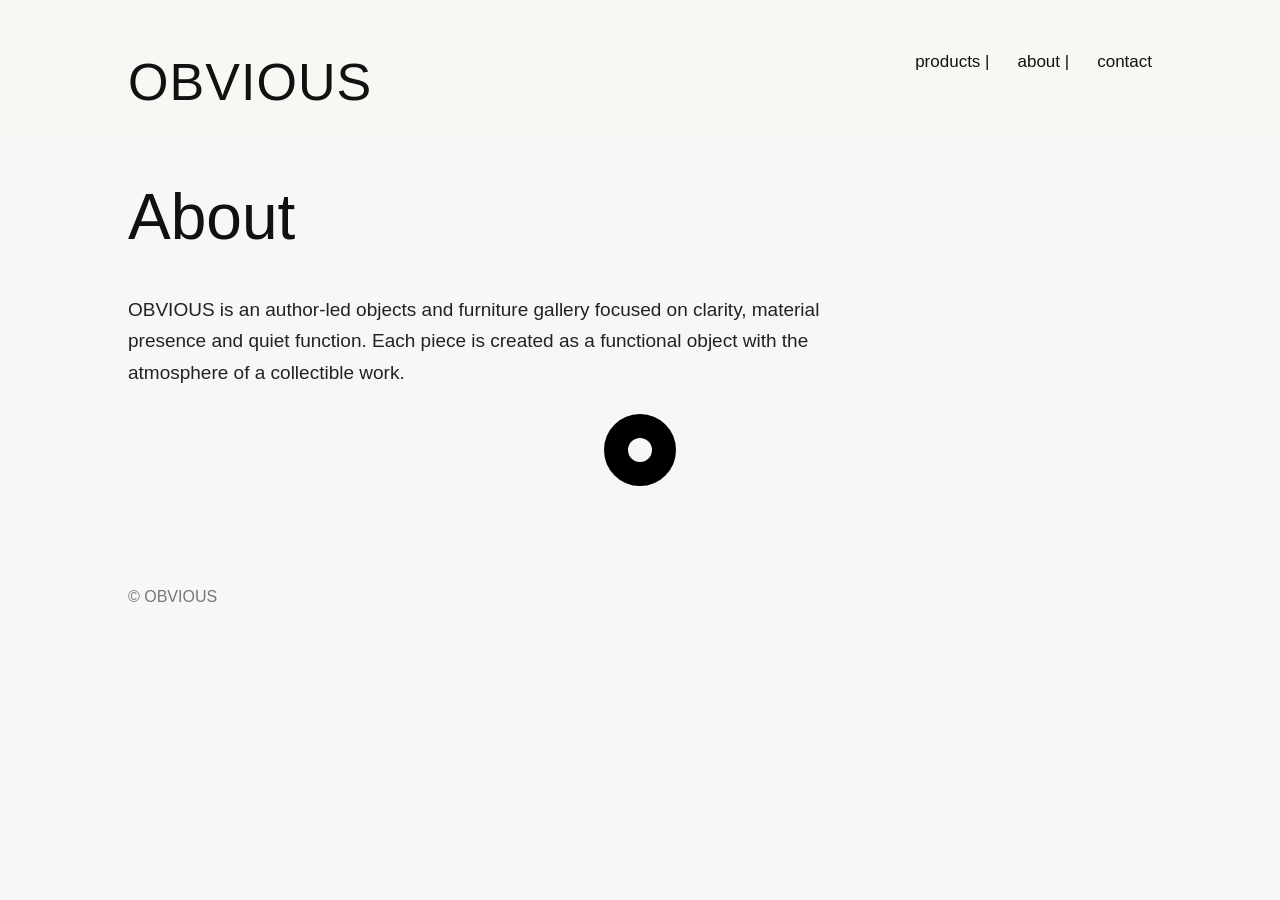
<file: about.html>
<!DOCTYPE html>
<html lang="en">
<head>
<meta charset="UTF-8">
<meta name="viewport" content="width=device-width, initial-scale=1.0">
<title>About — OBVIOUS</title>
<link rel="stylesheet" href="style.css">
</head>
<body>

<div class="cursor"></div>

<header>
  <a class="logo" href="index.html">OBVIOUS</a>
  <nav>
    <a href="index.html">products |</a>
    <a href="about.html">about |</a>
    <a href="contact.html">contact</a>
  </nav>
</header>

<main class="page">
  <h1>About</h1>
  <p>
    OBVIOUS is an author-led objects and furniture gallery focused on clarity,
    material presence and quiet function. Each piece is created as a functional
    object with the atmosphere of a collectible work.
  </p>
</main>

<footer>© OBVIOUS</footer>
<script src="script.js"></script>
</body>
</html>
</file>
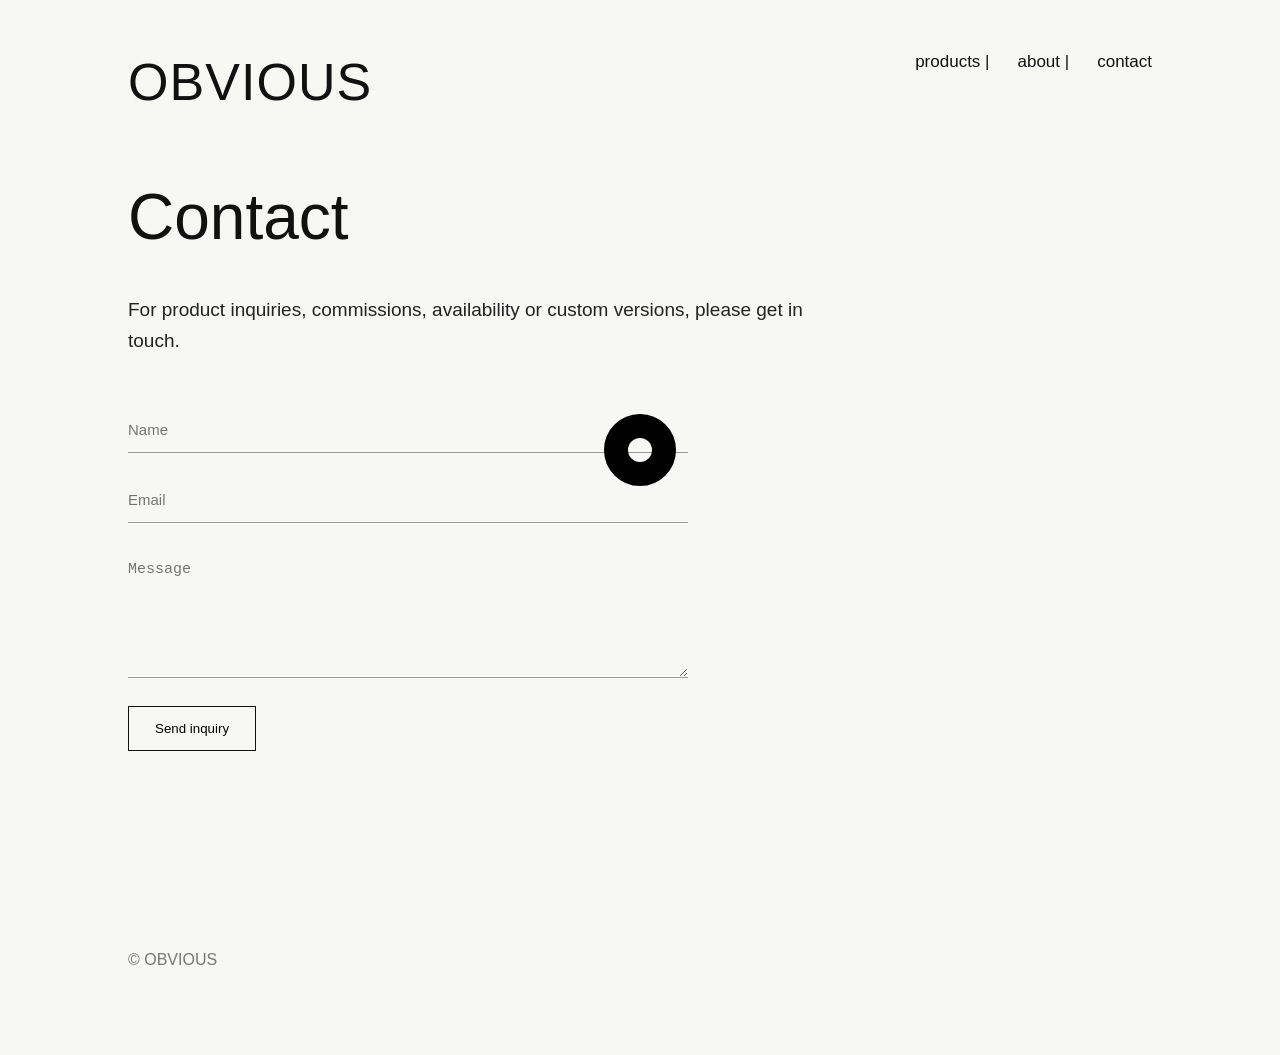
<file: contact.html>
<!DOCTYPE html>
<html lang="en">
<head>
<meta charset="UTF-8">
<meta name="viewport" content="width=device-width, initial-scale=1.0">
<title>Contact — OBVIOUS</title>
<link rel="stylesheet" href="style.css">
</head>
<body>

<div class="cursor"></div>

<header>
  <a class="logo" href="index.html">OBVIOUS</a>
  <nav>
    <a href="index.html">products |</a>
    <a href="about.html">about |</a>
    <a href="contact.html">contact</a>
  </nav>
</header>

<main class="page">
  <h1>Contact</h1>
  <p>
    For product inquiries, commissions, availability or custom versions,
    please get in touch.
  </p>

  <form action="mailto:mihkelmasso@gmail.com" method="post" enctype="text/plain">
    <input name="name" placeholder="Name">
    <input name="email" placeholder="Email">
    <textarea name="message" rows="6" placeholder="Message"></textarea>
    <button type="submit">Send inquiry</button>
  </form>
</main>

<footer>© OBVIOUS</footer>
<script src="script.js"></script>
</body>
</html>
</file>
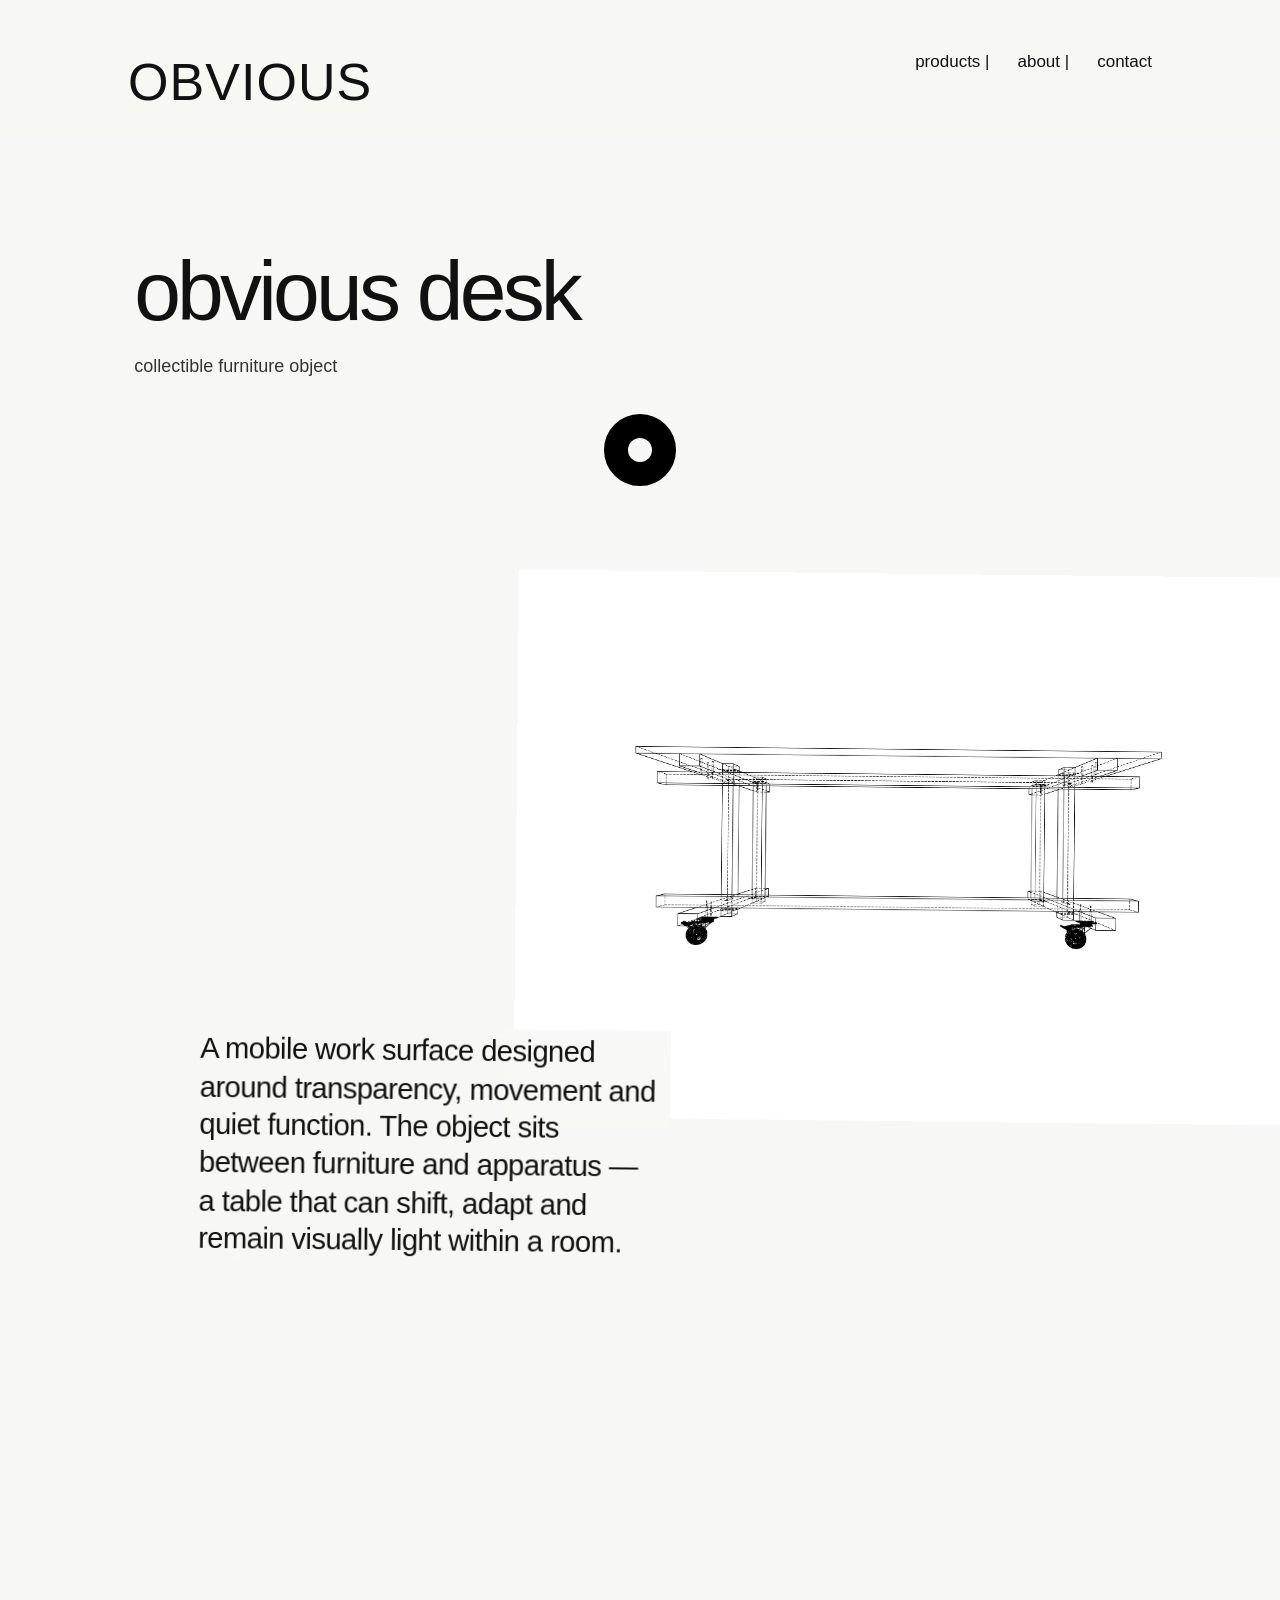
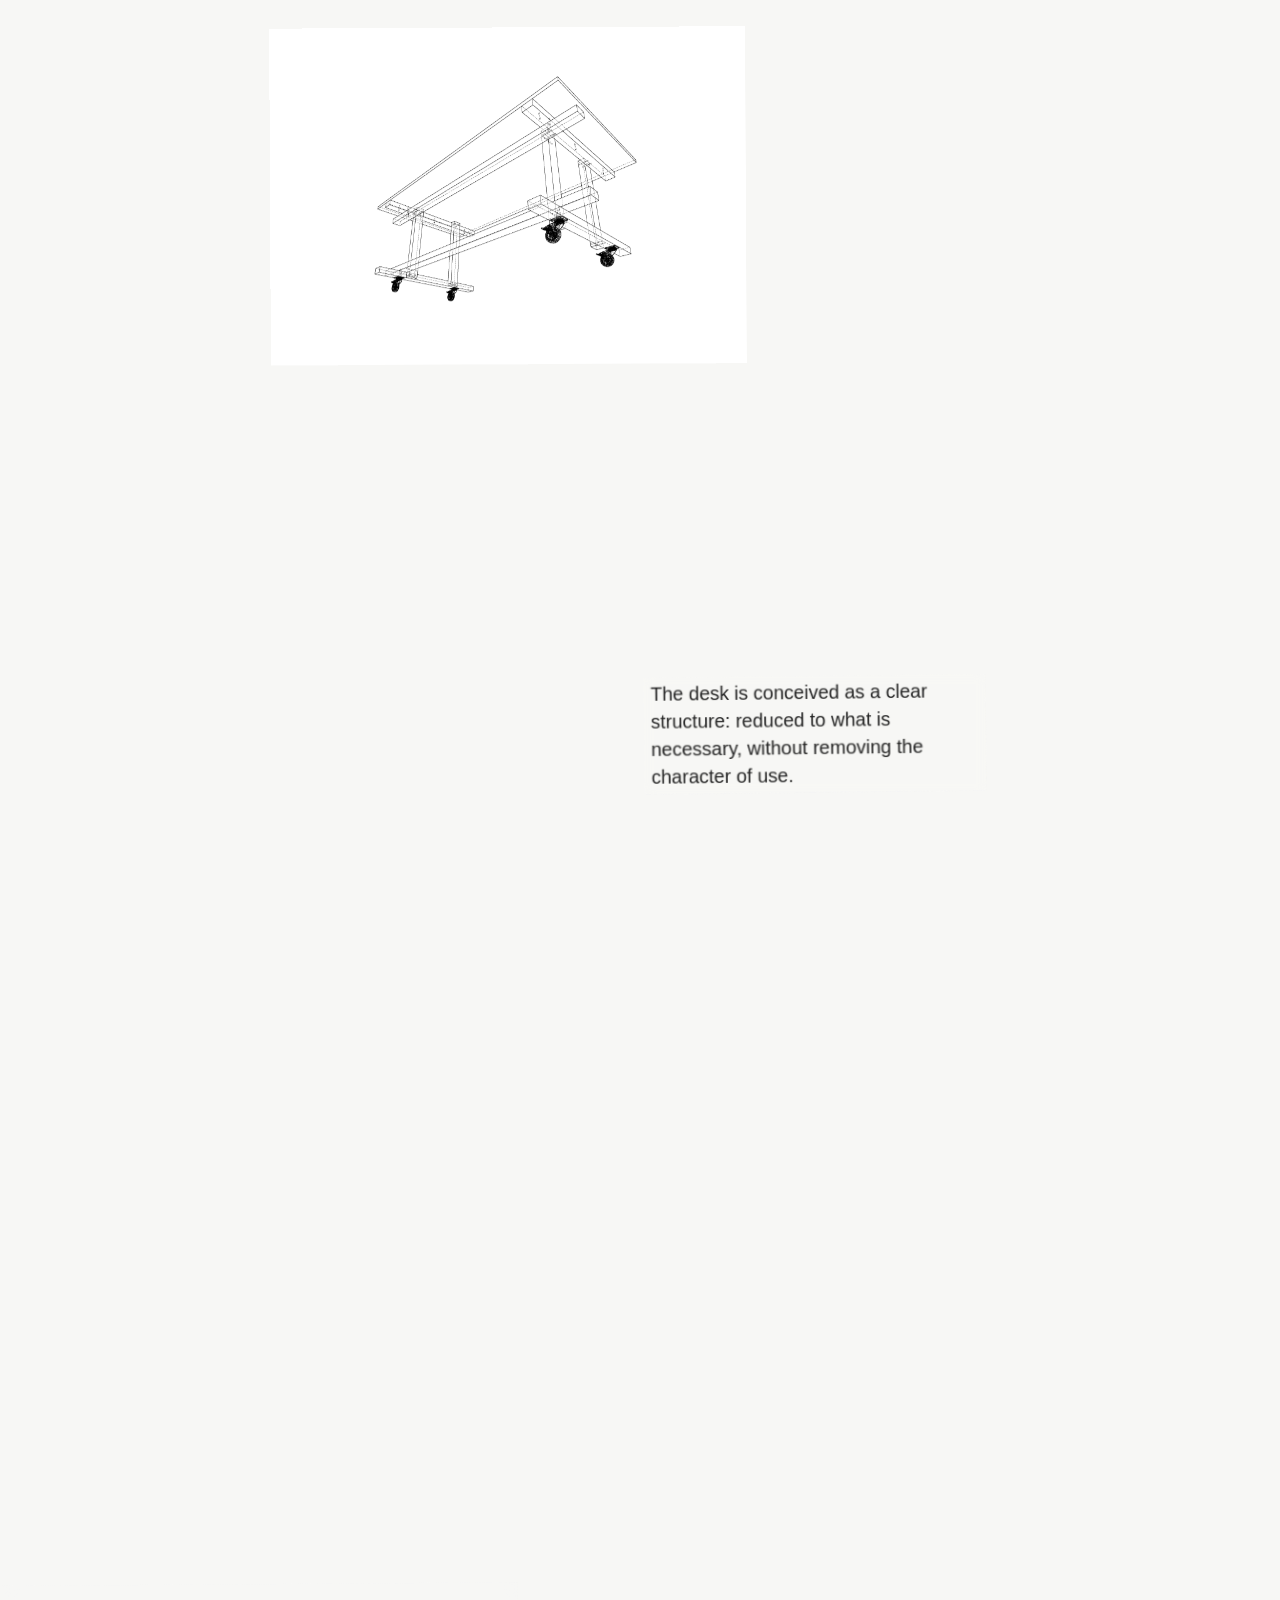
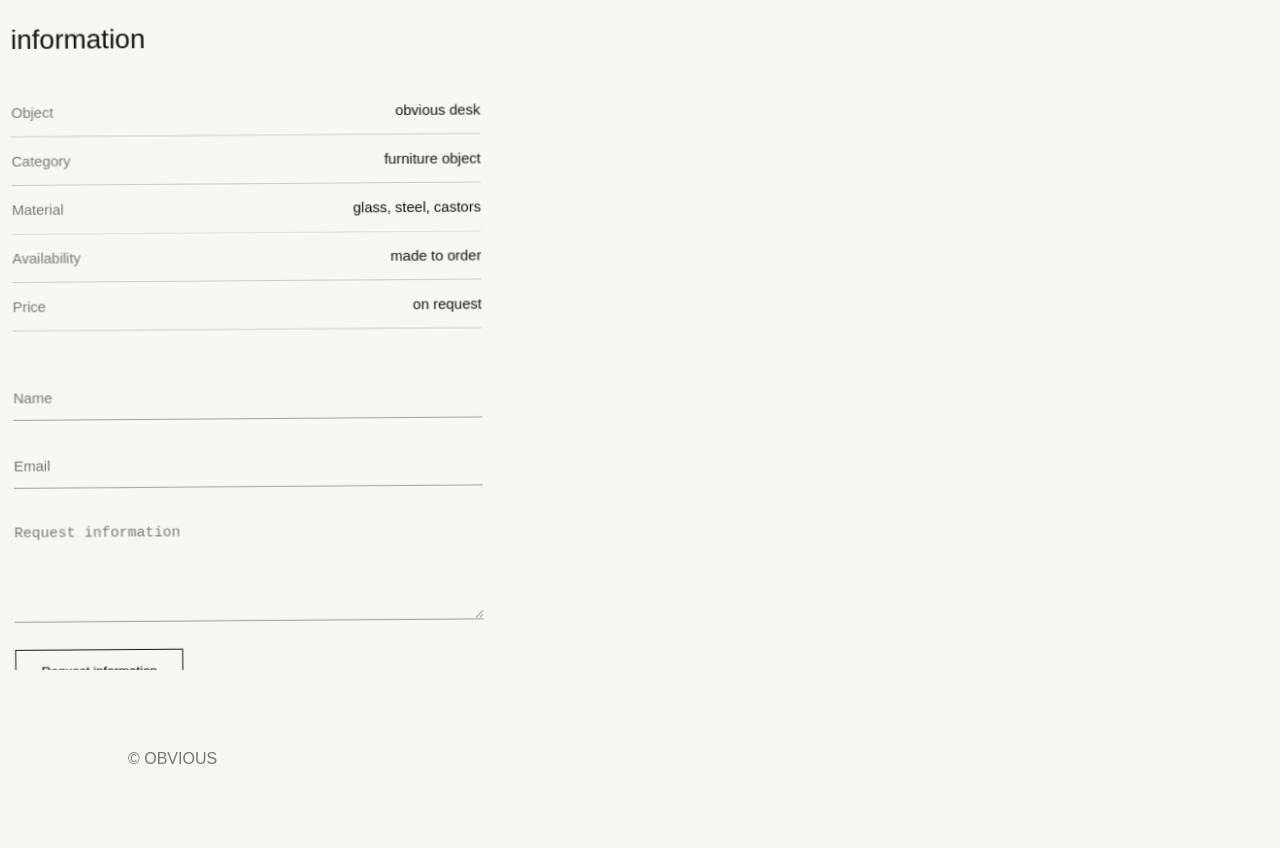
<file: products/obvious-desk.html>
<!DOCTYPE html>
<html lang="en">
<head>
<meta charset="UTF-8">
<meta name="viewport" content="width=device-width, initial-scale=1.0">
<title>obvious desk — OBVIOUS</title>
<link rel="stylesheet" href="../style.css">
</head>

<body>

<div class="cursor"></div>

<header>
  <a class="logo" href="../index.html">OBVIOUS</a>

  <nav>
    <a href="../index.html">products |</a>
    <a href="../about.html">about |</a>
    <a href="../contact.html">contact</a>
  </nav>
</header>

<main class="exhibition-page desk-page">

  <section class="motion-item exhibit-title title-block">
    <h1>obvious desk</h1>
    <p>collectible furniture object</p>
  </section>

  <section class="motion-item exhibit-image image-large">
    <img src="../images/desk/01.jpg" alt="obvious desk">
  </section>

  <section class="motion-item exhibit-text description-block">
    <p>
      A mobile work surface designed around transparency, movement and quiet function.
      The object sits between furniture and apparatus — a table that can shift,
      adapt and remain visually light within a room.
    </p>
  </section>

  <section class="motion-item exhibit-image image-medium">
    <img src="../images/desk/02.png" alt="obvious desk detail">
  </section>

  <section class="motion-item exhibit-text note-block">
    <p>
      The desk is conceived as a clear structure: reduced to what is necessary,
      without removing the character of use.
    </p>
  </section>

  <section class="motion-item exhibit-info info-block">
    <h2>information</h2>

    <div class="info-row">
      <span>Object</span>
      <span>obvious desk</span>
    </div>

    <div class="info-row">
      <span>Category</span>
      <span>furniture object</span>
    </div>

    <div class="info-row">
      <span>Material</span>
      <span>glass, steel, castors</span>
    </div>

    <div class="info-row">
      <span>Availability</span>
      <span>made to order</span>
    </div>

    <div class="info-row">
      <span>Price</span>
      <span>on request</span>
    </div>

    <form action="mailto:info@obvious.ee" method="post" enctype="text/plain">
      <input name="name" placeholder="Name">
      <input name="email" placeholder="Email">
      <textarea name="message" rows="5" placeholder="Request information"></textarea>
      <button type="submit">Request information</button>
    </form>
  </section>

</main>

<footer>© OBVIOUS</footer>

<script src="../script.js"></script>
</body>
</html>
</file>
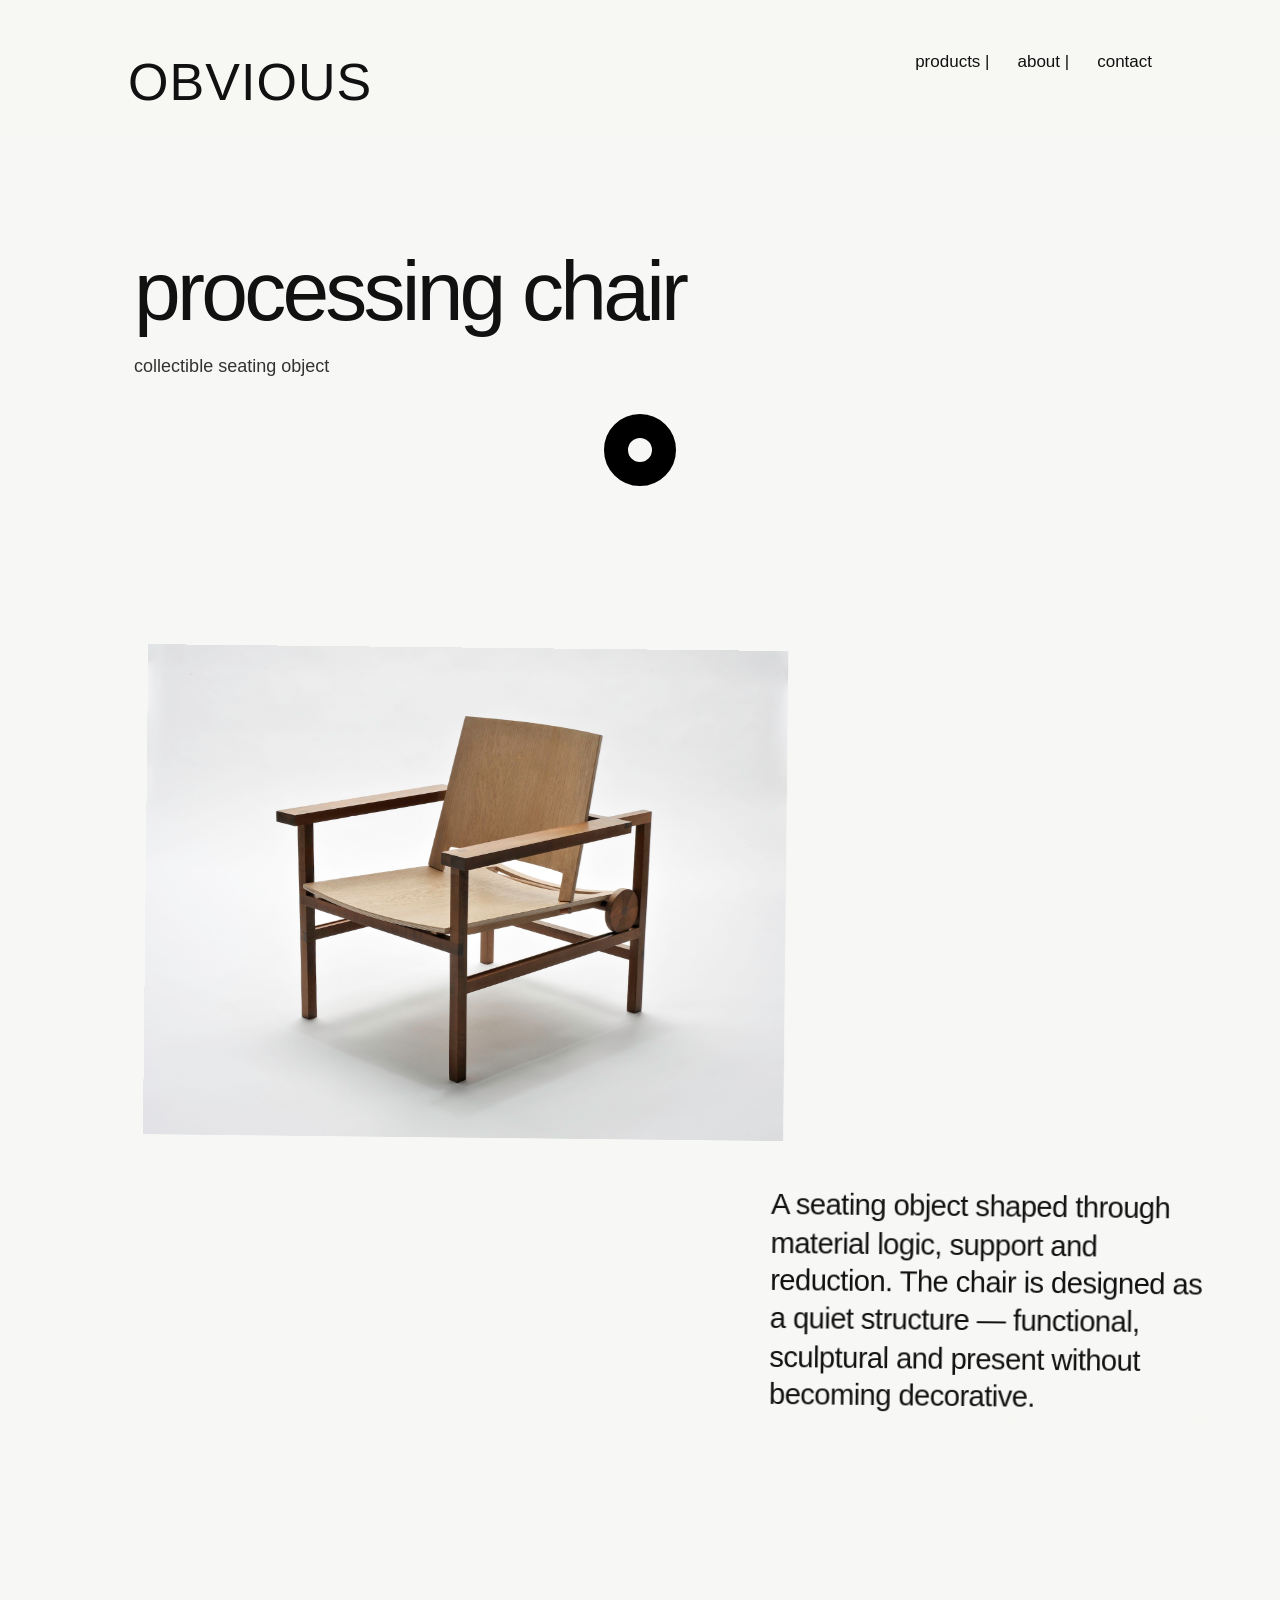
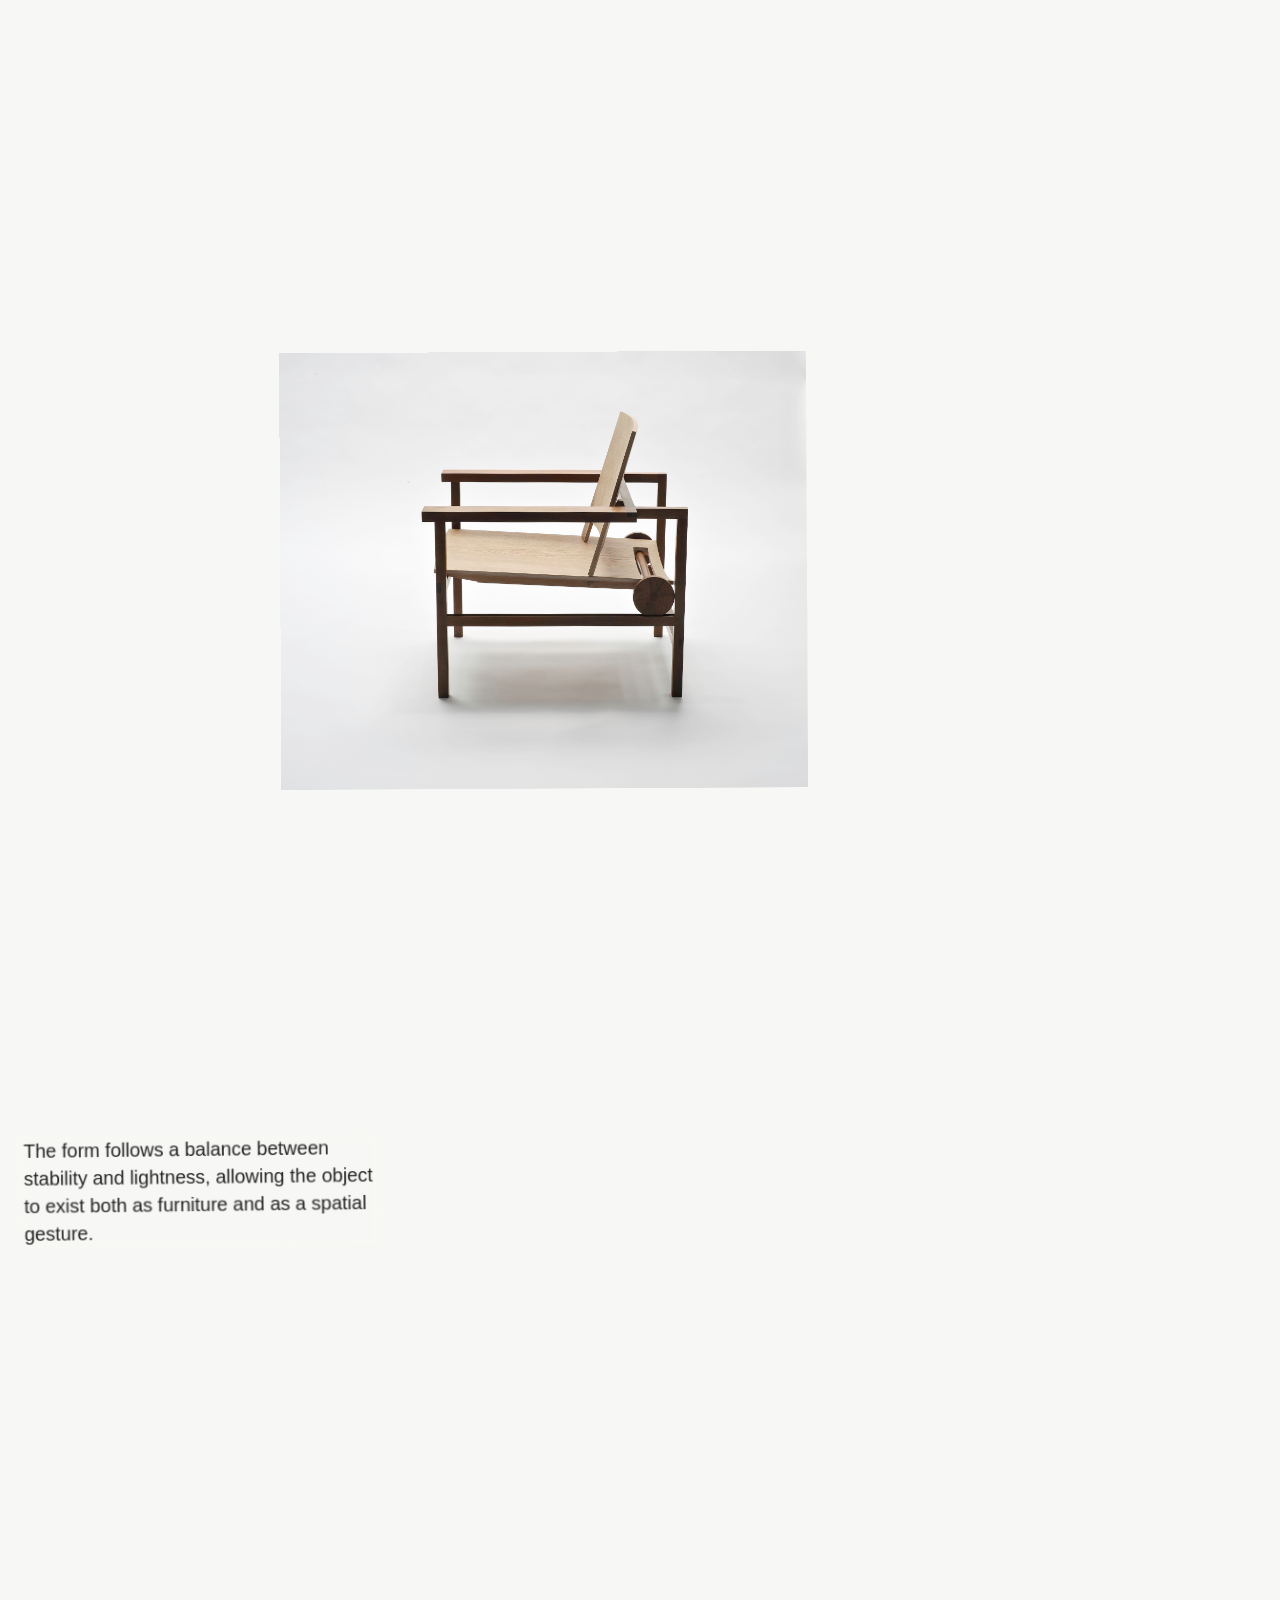
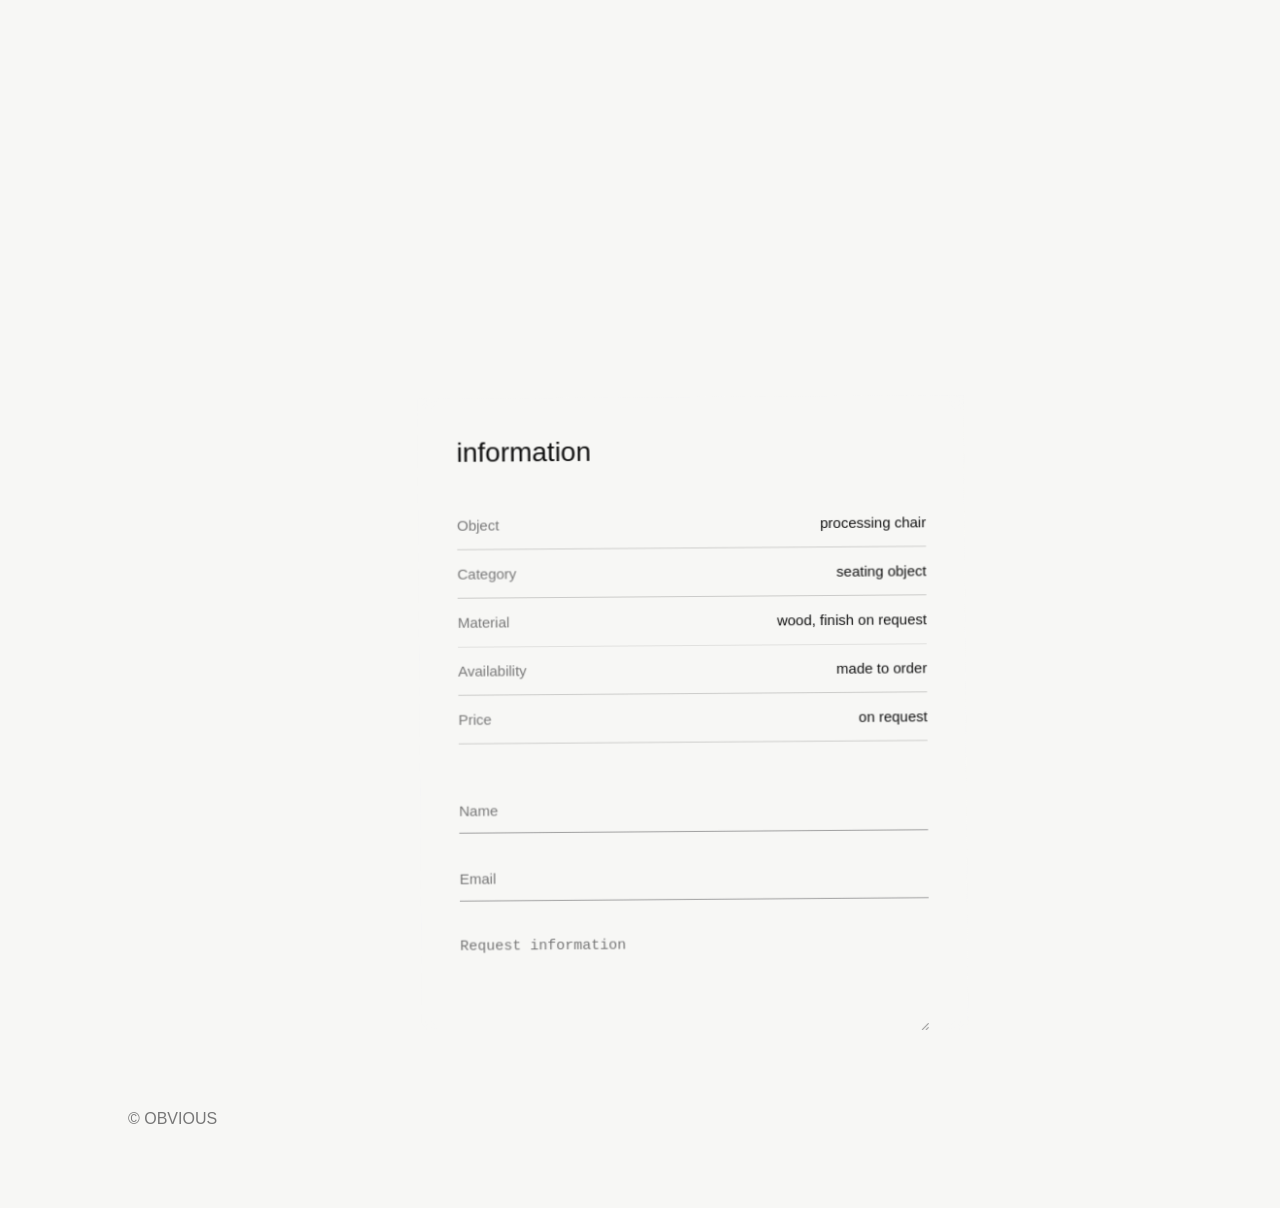
<file: products/processing-chair.html>
<!DOCTYPE html>
<html lang="en">
<head>
<meta charset="UTF-8">
<meta name="viewport" content="width=device-width, initial-scale=1.0">
<title>processing chair — OBVIOUS</title>
<link rel="stylesheet" href="../style.css">
</head>

<body>

<div class="cursor"></div>

<header>
  <a class="logo" href="../index.html">OBVIOUS</a>

  <nav>
    <a href="../index.html">products |</a>
    <a href="../about.html">about |</a>
    <a href="../contact.html">contact</a>
  </nav>
</header>

<main class="exhibition-page chair-page">

  <section class="motion-item exhibit-title title-block">
    <h1>processing chair</h1>
    <p>collectible seating object</p>
  </section>

  <section class="motion-item exhibit-image image-large">
    <img src="../images/chair/01.jpg" alt="processing chair">
  </section>

  <section class="motion-item exhibit-text description-block">
    <p>
      A seating object shaped through material logic, support and reduction.
      The chair is designed as a quiet structure — functional, sculptural and present
      without becoming decorative.
    </p>
  </section>

  <section class="motion-item exhibit-image image-medium">
    <img src="../images/chair/02.jpg" alt="processing chair detail">
  </section>

  <section class="motion-item exhibit-text note-block">
    <p>
      The form follows a balance between stability and lightness, allowing the object
      to exist both as furniture and as a spatial gesture.
    </p>
  </section>

  <section class="motion-item exhibit-info info-block">
    <h2>information</h2>

    <div class="info-row">
      <span>Object</span>
      <span>processing chair</span>
    </div>

    <div class="info-row">
      <span>Category</span>
      <span>seating object</span>
    </div>

    <div class="info-row">
      <span>Material</span>
      <span>wood, finish on request</span>
    </div>

    <div class="info-row">
      <span>Availability</span>
      <span>made to order</span>
    </div>

    <div class="info-row">
      <span>Price</span>
      <span>on request</span>
    </div>

    <form action="mailto:info@obvious.ee" method="post" enctype="text/plain">
      <input name="name" placeholder="Name">
      <input name="email" placeholder="Email">
      <textarea name="message" rows="5" placeholder="Request information"></textarea>
      <button type="submit">Request information</button>
    </form>
  </section>

</main>

<footer>© OBVIOUS</footer>

<script src="../script.js"></script>
</body>
</html>
</file>
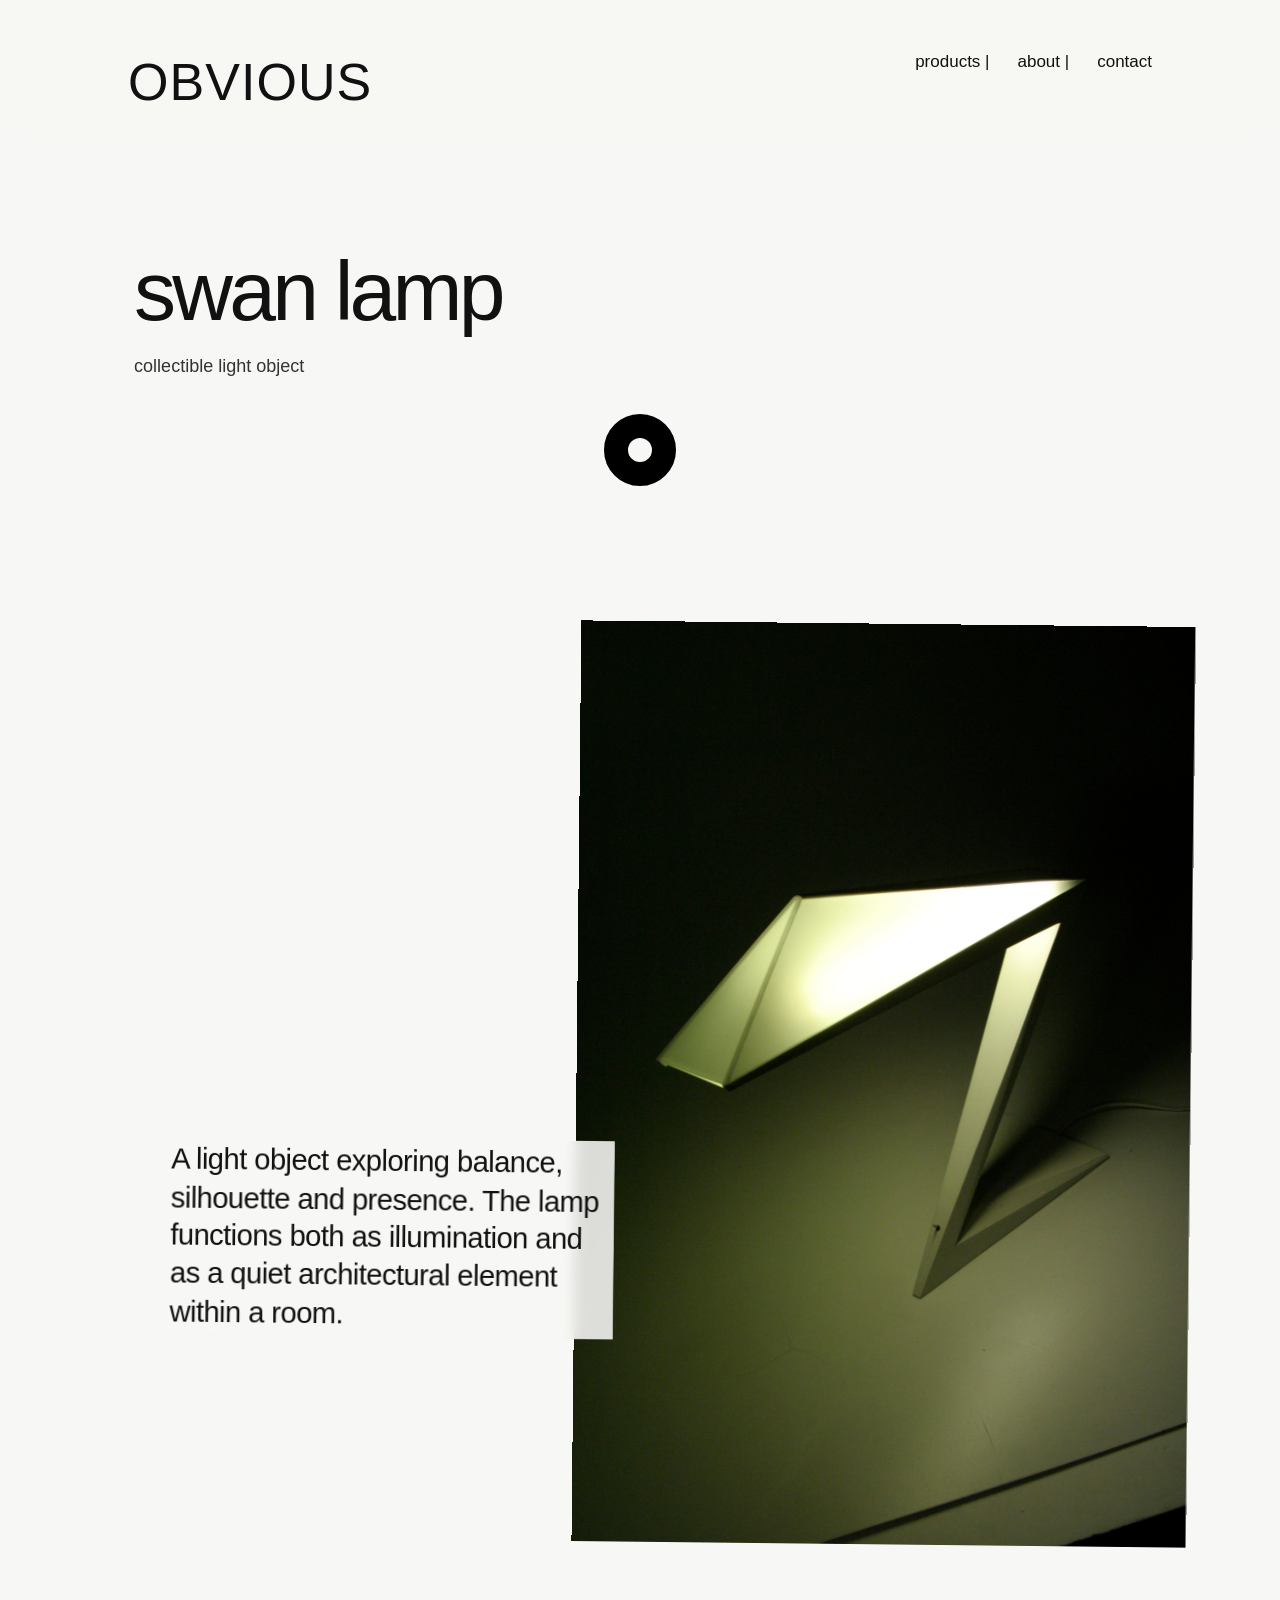
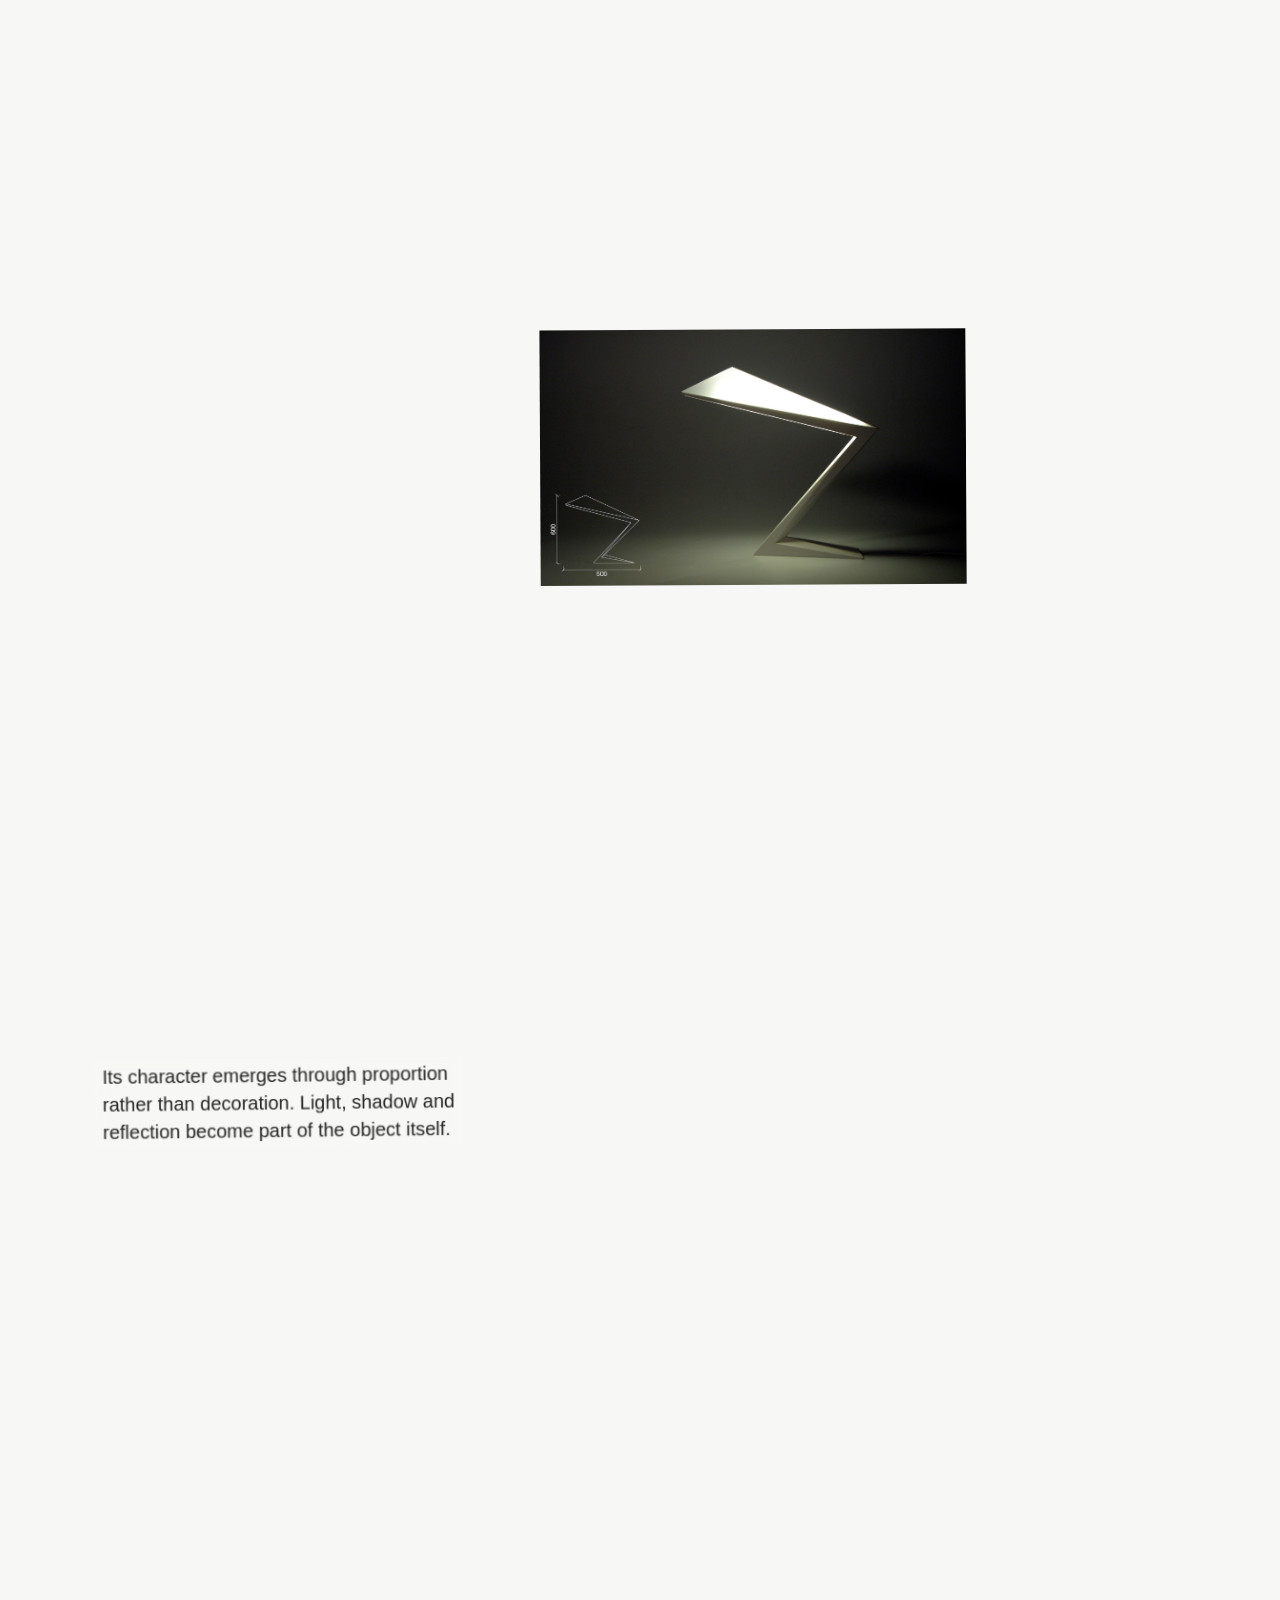
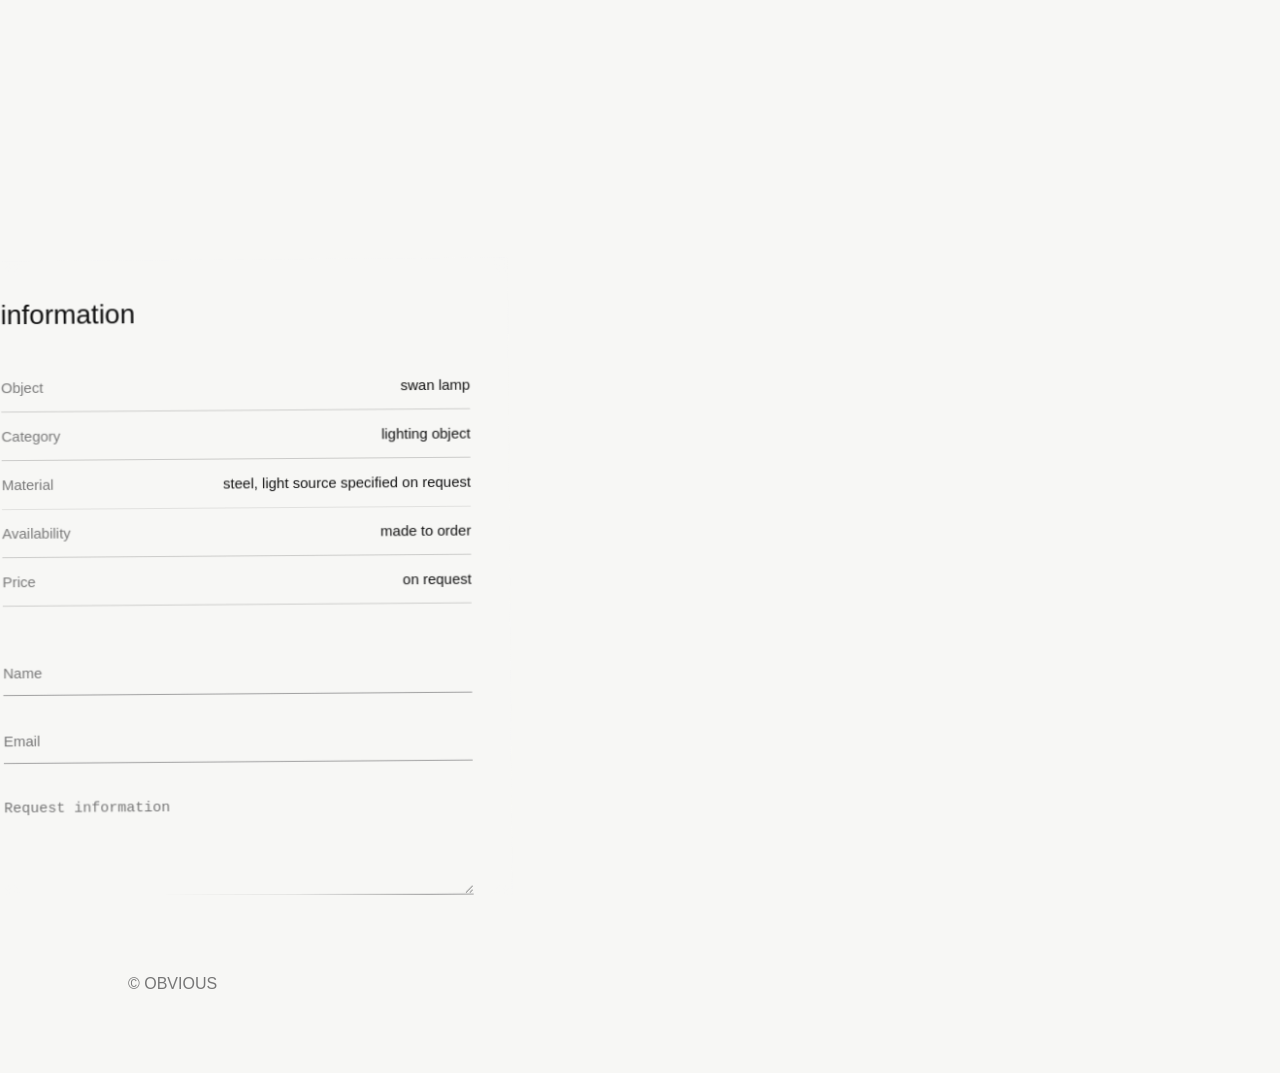
<file: products/swan-lamp.html>
<!DOCTYPE html>
<html lang="en">
<head>
<meta charset="UTF-8">
<meta name="viewport" content="width=device-width, initial-scale=1.0">
<title>swan lamp — OBVIOUS</title>
<link rel="stylesheet" href="../style.css">
</head>

<body>

<div class="cursor"></div>

<header>
  <a class="logo" href="../index.html">OBVIOUS</a>

  <nav>
    <a href="../index.html">products |</a>
    <a href="../about.html">about |</a>
    <a href="../contact.html">contact</a>
  </nav>
</header>

<main class="exhibition-page lamp-page">

  <section class="motion-item exhibit-title title-block">
    <h1>swan lamp</h1>
    <p>collectible light object</p>
  </section>

  <section class="motion-item exhibit-image image-large">
    <img src="../images/lamp/01.jpg" alt="swan lamp">
  </section>

  <section class="motion-item exhibit-text description-block">
    <p>
      A light object exploring balance, silhouette and presence.
      The lamp functions both as illumination and as a quiet architectural
      element within a room.
    </p>
  </section>

  <section class="motion-item exhibit-image image-medium">
    <img src="../images/lamp/02.jpg" alt="swan lamp detail">
  </section>

  <section class="motion-item exhibit-text note-block">
    <p>
      Its character emerges through proportion rather than decoration.
      Light, shadow and reflection become part of the object itself.
    </p>
  </section>

  <section class="motion-item exhibit-info info-block">

    <h2>information</h2>

    <div class="info-row">
      <span>Object</span>
      <span>swan lamp</span>
    </div>

    <div class="info-row">
      <span>Category</span>
      <span>lighting object</span>
    </div>

    <div class="info-row">
      <span>Material</span>
      <span>steel, light source specified on request</span>
    </div>

    <div class="info-row">
      <span>Availability</span>
      <span>made to order</span>
    </div>

    <div class="info-row">
      <span>Price</span>
      <span>on request</span>
    </div>

    <form action="mailto:info@obvious.ee" method="post" enctype="text/plain">

      <input
        name="name"
        placeholder="Name">

      <input
        name="email"
        placeholder="Email">

      <textarea
        name="message"
        rows="5"
        placeholder="Request information"></textarea>

      <button type="submit">
        Request information
      </button>

    </form>

  </section>

</main>

<footer>© OBVIOUS</footer>

<script src="../script.js"></script>

</body>
</html>
</file>
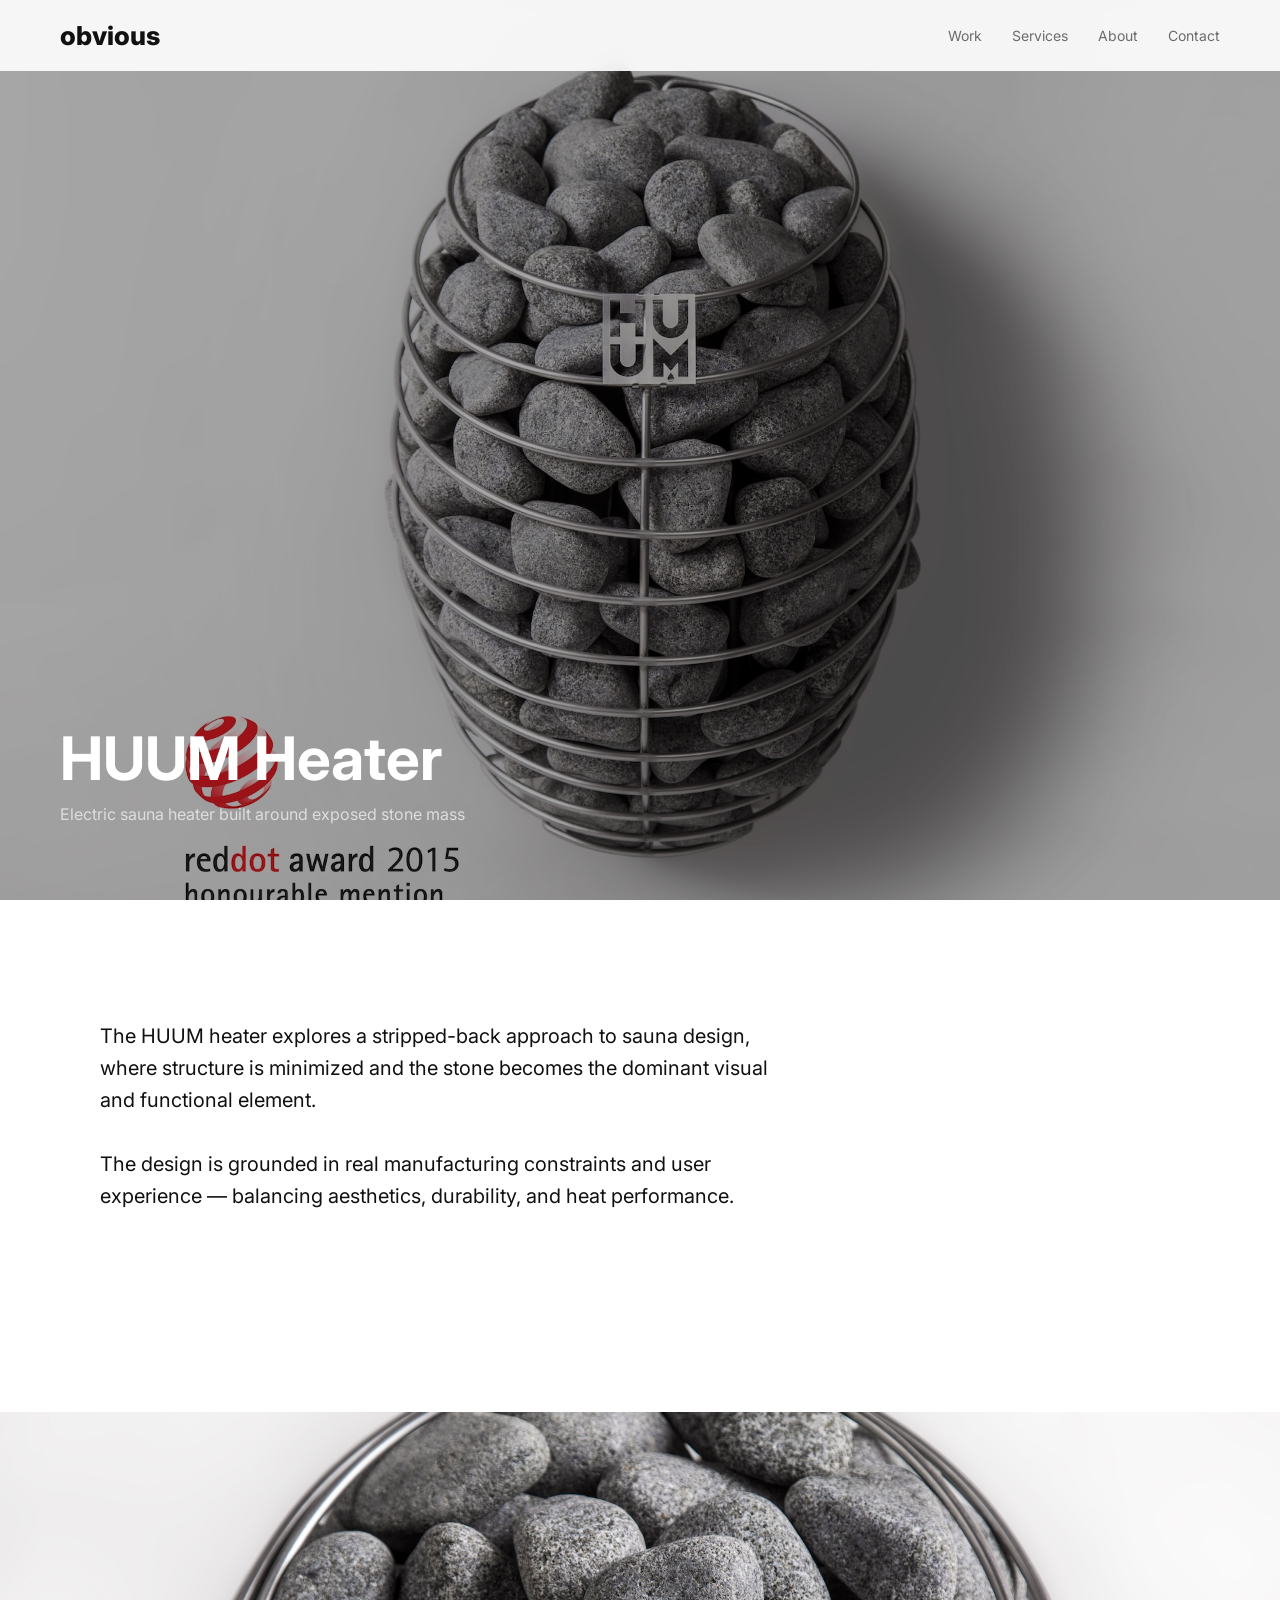
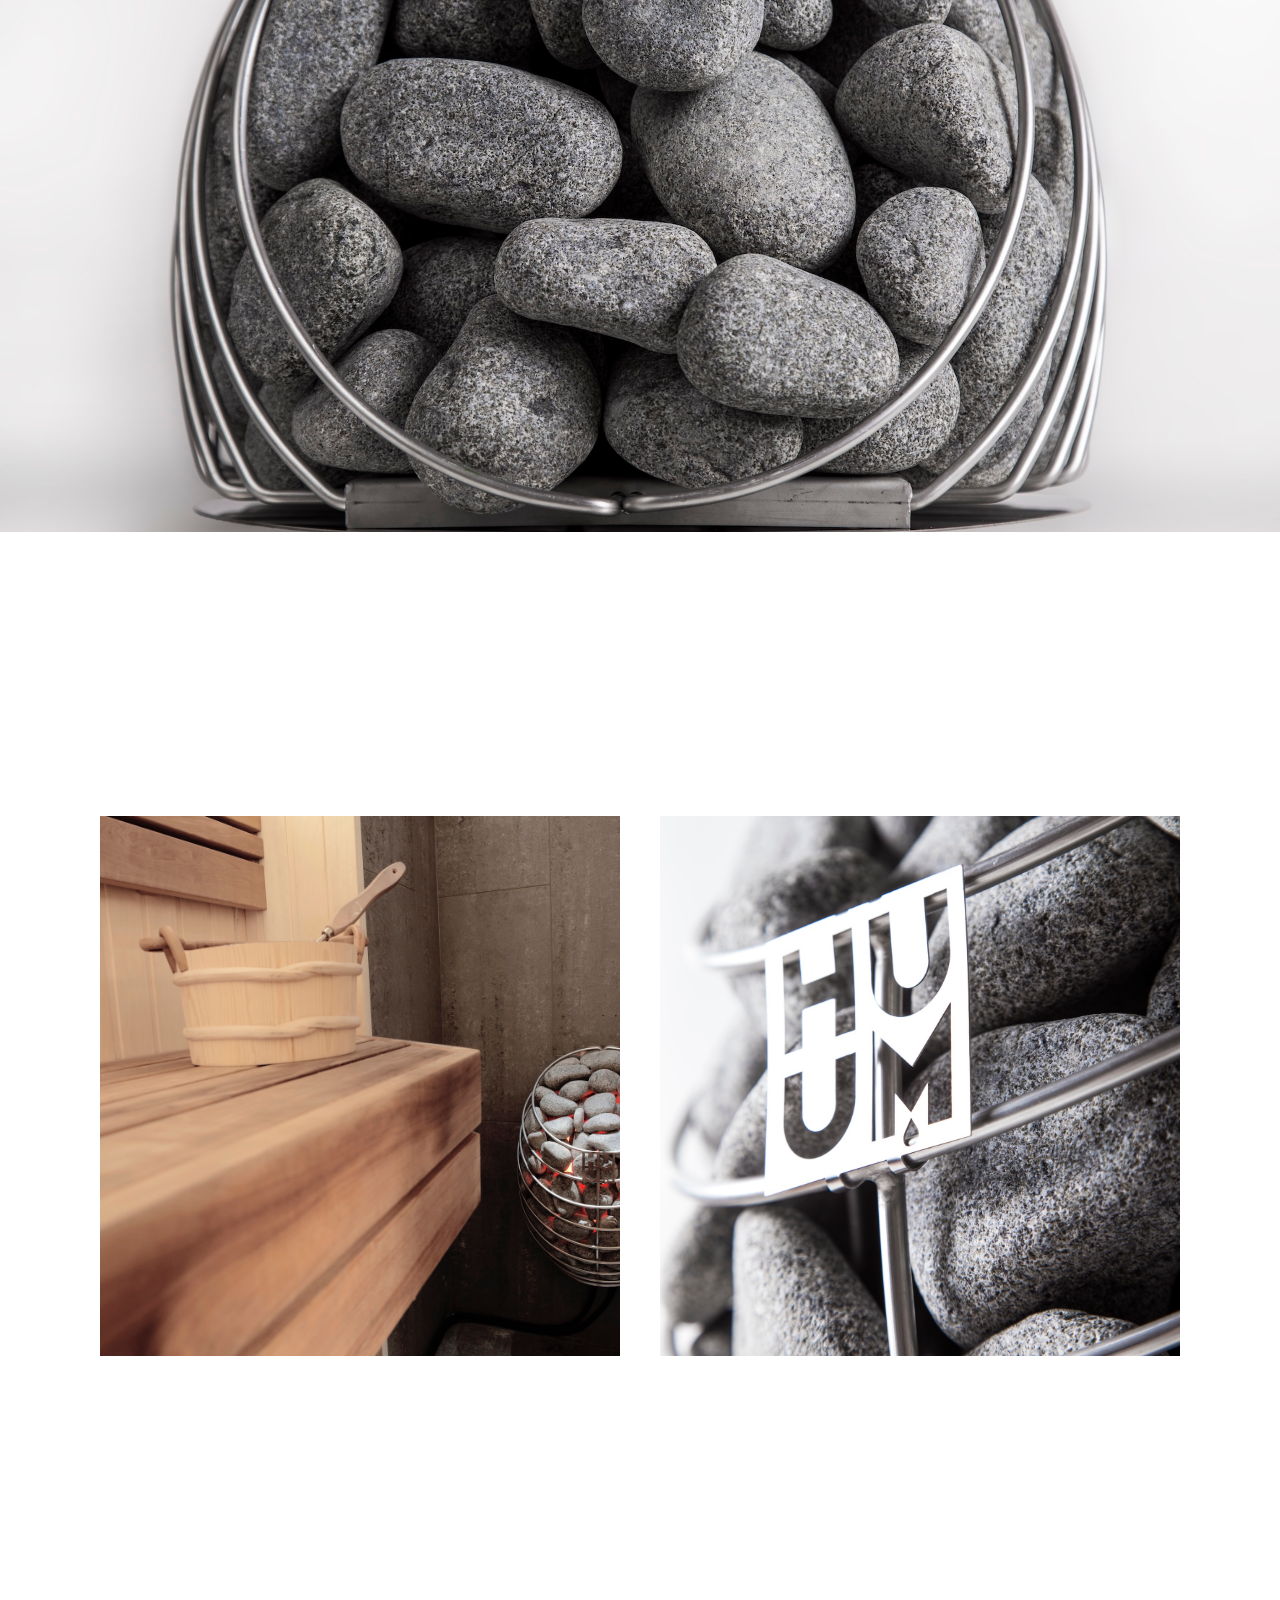
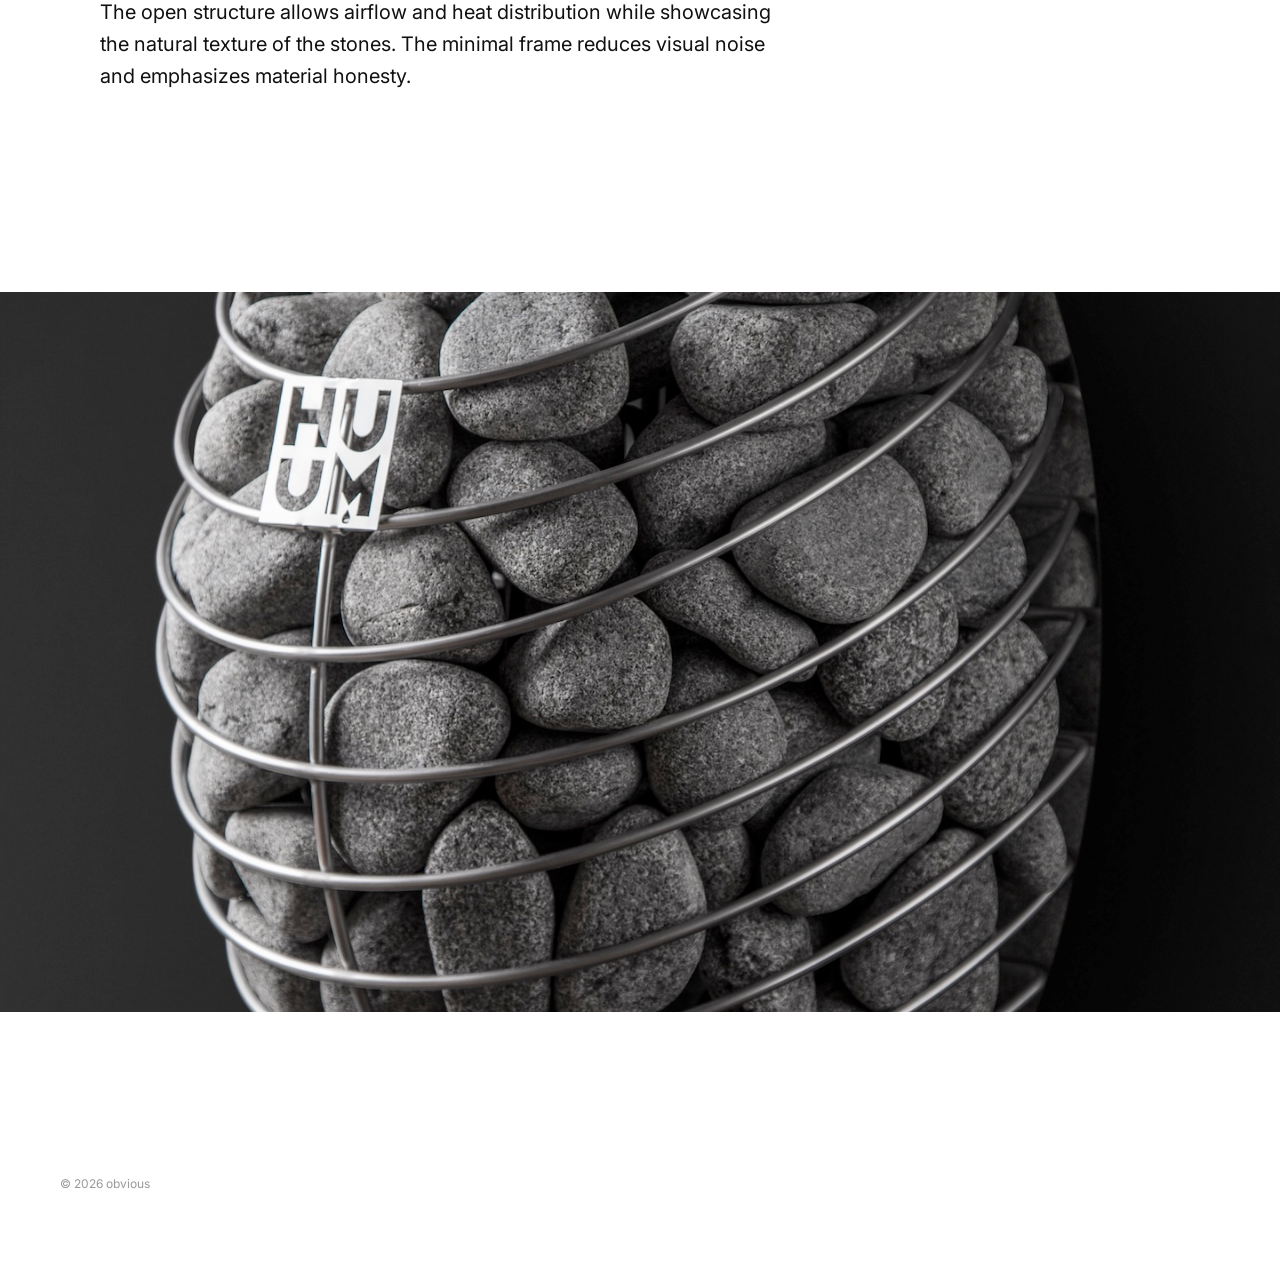
<file: work/huum.html>
<!DOCTYPE html>
<html lang="en">
<head>
<meta charset="UTF-8">
<meta name="viewport" content="width=device-width, initial-scale=1.0">
<title>HUUM Heater – obvious</title>

<link href="https://fonts.googleapis.com/css2?family=Inter:wght@300;400;500;600;800&display=swap" rel="stylesheet">

<style>

*{box-sizing:border-box}
body{
  margin:0;
  font-family:'Inter', sans-serif;
  color:#111;
  background:#fff;
}

/* HEADER */

header{
  position:fixed;
  top:0; left:0;
  width:100%;
  display:flex;
  justify-content:space-between;
  align-items:center;
  padding:20px 60px;
  background:rgba(255,255,255,0.9);
  backdrop-filter:blur(10px);
  z-index:100;
}

.logo{
  font-size:26px;
  font-weight:800;
  text-decoration:none;
  color:#111;
}

nav{
  display:flex;
  gap:30px;
}

nav a{
  text-decoration:none;
  font-size:14px;
  color:#111;
  opacity:0.6;
}

nav a:hover{opacity:1}

/* HERO */

.hero{
  height:100vh;
  background:url('../images/project-huum/MM_Huum_1.jpg') center/cover no-repeat;
  display:flex;
  align-items:flex-end;
  padding:60px;
  color:#fff;
  position:relative;
}

.hero::after{
  content:"";
  position:absolute;
  inset:0;
  background:rgba(0,0,0,0.35);
}

.hero-content{
  position:relative;
  z-index:1;
}

.hero h1{
  font-size:60px;
  margin:0;
}

.hero p{
  margin-top:10px;
  color:#ddd;
}

/* CONTENT */

.section{
  padding:120px 60px;
  max-width:1200px;
  margin:auto;
}

.text{
  max-width:700px;
  font-size:20px;
  line-height:1.6;
}

.image{
  margin:80px 0;
}

.image img{
  width:100%;
  height:80vh;
  object-fit:cover;
}

/* GRID */

.grid{
  display:grid;
  grid-template-columns:1fr 1fr;
  gap:40px;
  margin-top:80px;
}

.grid img{
  width:100%;
  height:60vh;
  object-fit:cover;
}

/* FOOTER */

footer{
  padding:80px 60px;
  color:#999;
  font-size:12px;
}

/* MOBILE */

@media(max-width:900px){
  .hero h1{font-size:36px}
  .grid{grid-template-columns:1fr}
  .image img{height:50vh}
}

</style>
</head>

<body>

<header>
  <a href="../index.html" class="logo">obvious</a>

  <nav>
    <a href="../index.html#work">Work</a>
    <a href="../index.html#services">Services</a>
    <a href="../index.html#about">About</a>
    <a href="../index.html#contact">Contact</a>
  </nav>
</header>

<!-- HERO -->

<section class="hero">
  <div class="hero-content">
    <h1>HUUM Heater</h1>
    <p>Electric sauna heater built around exposed stone mass</p>
  </div>
</section>

<!-- INTRO -->

<section class="section">
  <div class="text">
    The HUUM heater explores a stripped-back approach to sauna design, where structure is minimized and the stone becomes the dominant visual and functional element.
    <br><br>
    The design is grounded in real manufacturing constraints and user experience — balancing aesthetics, durability, and heat performance.
  </div>
</section>

<!-- FULL IMAGE -->

<section class="image">
  <img src="../images/project-huum/huum-11.jpg">
</section>

<!-- GRID -->

<section class="section">
  <div class="grid">
    <img src="../images/project-huum/huum-4.jpg">
    <img src="../images/project-huum/huum-5.jpg">
  </div>
</section>

<!-- MORE TEXT -->

<section class="section">
  <div class="text">
    The open structure allows airflow and heat distribution while showcasing the natural texture of the stones. The minimal frame reduces visual noise and emphasizes material honesty.
  </div>
</section>

<!-- FINAL IMAGE -->

<section class="image">
  <img src="../images/project-huum/huum-12.jpg">
</section>

<footer>
  © 2026 obvious
</footer>

</body>
</html>
</file>
<file: style.css>
*{box-sizing:border-box;margin:0;padding:0}

body{
  font-family:Arial, Helvetica, sans-serif;
  background:#f7f7f5;
  color:#111;
  overflow-x:hidden;
}

a{color:inherit;text-decoration:none}

header{
  position:fixed;
  top:0;
  left:0;
  width:100%;
  z-index:100;
  display:flex;
  justify-content:space-between;
  align-items:flex-start;
  padding:52px 10vw 24px;
  background:rgba(247,247,245,.82);
  backdrop-filter:blur(14px);
  transition:.55s cubic-bezier(.22,1,.36,1);
}

header.scrolled{
  padding:18px 10vw 14px;
  background:rgba(247,247,245,.9);
}

.logo{
  font-size:52px;
  letter-spacing:.02em;
  font-weight:400;
  transition:.55s cubic-bezier(.22,1,.36,1);
}

header.scrolled .logo{
  font-size:20px;
  letter-spacing:.08em;
}

nav{
  display:flex;
  gap:28px;
  font-size:17px;
  align-items:flex-start;
  transition:.55s cubic-bezier(.22,1,.36,1);
}

header.scrolled nav{
  font-size:12px;
  letter-spacing:.04em;
}

.nav-item{
  position:relative;
  padding-bottom:22px;
}

.nav-item::after{
  content:"";
  position:absolute;
  left:0;
  top:100%;
  width:100%;
  height:24px;
}

.dropdown{
  position:absolute;
  top:30px;
  right:0;
  min-width:230px;
  background:rgba(247,247,245,.96);
  padding:18px;
  display:flex;
  flex-direction:column;
  gap:12px;
  opacity:0;
  pointer-events:none;
  transform:translateY(8px);
  transition:.25s ease;
}

.nav-item:hover .dropdown,
.nav-item:focus-within .dropdown{
  opacity:1;
  pointer-events:auto;
  transform:translateY(0);
}

/* HOME GALLERY */

.gallery{
  position:relative;
  min-height:370vh;
  padding:0 0 30vh;
}

.tile{
  position:absolute;
  display:block;
  overflow:hidden;
  will-change:transform;
}

.tile img{
  width:100%;
  display:block;
  transition:opacity .38s ease, transform .9s cubic-bezier(.22,1,.36,1), filter .38s ease;
}

.tile.product:hover img{
  opacity:.28;
  filter:blur(.2px);
  transform:scale(1.04);
}

.product-title{
  position:absolute;
  inset:0;
  display:flex;
  flex-direction:column;
  align-items:center;
  justify-content:center;
  font-size:72px;
  font-weight:400;
  letter-spacing:-.045em;
  color:#151515;
  opacity:0;
  transform:translateY(18px);
  transition:.38s cubic-bezier(.22,1,.36,1);
  text-align:center;
  padding:20px;
}

.product-title::after{
  content:"";
  width:120px;
  height:1px;
  background:#111;
  margin-top:22px;
  opacity:.8;
}

.tile.product:hover .product-title{
  opacity:1;
  transform:translateY(0);
}

.t1{width:44vw;left:11vw;top:12vh}
.t2{width:38vw;right:6vw;top:48vh}
.t3{width:48vw;left:0;top:96vh}
.t4{width:40vw;right:10vw;top:145vh}
.t5{width:34vw;left:14vw;top:195vh}
.t6{width:26vw;right:2vw;top:228vh}
.t7{width:46vw;left:29vw;top:268vh}

/* STATIC PAGES */

.page{
  padding:180px 10vw 120px;
}

.page h1{
  font-size:64px;
  font-weight:400;
  margin-bottom:40px;
}

.page p{
  max-width:720px;
  font-size:19px;
  line-height:1.65;
  color:#222;
}

/* OLD PRODUCT FALLBACK */

.product-page{
  padding:160px 8vw 100px;
}

.product-hero{
  display:grid;
  grid-template-columns:1.1fr .9fr;
  gap:70px;
  align-items:start;
}

.product-hero img,
.gallery-grid img{
  width:100%;
}

.product-info h1{
  font-size:58px;
  font-weight:400;
  margin-bottom:24px;
}

.price{
  font-size:22px;
  margin-bottom:32px;
}

.product-info p{
  font-size:18px;
  line-height:1.6;
  color:#333;
  margin-bottom:32px;
}

.gallery-grid{
  margin-top:90px;
  display:grid;
  grid-template-columns:1fr 1fr;
  gap:40px;
}

/* EXHIBITION PRODUCT PAGES */

.exhibition-page{
  position:relative;
  min-height:430vh;
  padding:0 8vw 30vh;
  overflow:hidden;
}

.motion-item{
  position:absolute;
  will-change:transform;
}

.exhibit-title{
  top:20vh;
  left:10vw;
  z-index:4;
}

.exhibit-title h1{
  font-size:84px;
  font-weight:400;
  letter-spacing:-.045em;
  line-height:.95;
}

.exhibit-title p{
  margin-top:24px;
  font-size:18px;
  color:#333;
}

.exhibit-image img{
  width:100%;
  display:block;
}

.image-large{
  width:58vw;
  top:62vh;
  right:5vw;
  z-index:1;
}

.description-block{
  width:36vw;
  top:118vh;
  left:12vw;
  z-index:3;
  font-size:28px;
  line-height:1.3;
  letter-spacing:-.02em;
}

.image-medium{
  width:38vw;
  top:185vh;
  left:28vw;
  z-index:2;
}

.note-block{
  width:28vw;
  top:250vh;
  right:12vw;
  z-index:4;
  font-size:20px;
  line-height:1.45;
  color:#222;
}

.description-block p,
.note-block p{
  background:rgba(247,247,245,.88);
  backdrop-filter:blur(6px);
  padding:.15em .35em;
  box-decoration-break:clone;
  -webkit-box-decoration-break:clone;
}

.info-block{
  width:44vw;
  top:340vh;
  left:10vw;
  z-index:5;
  background:rgba(247,247,245,.78);
  backdrop-filter:blur(10px);
  padding:40px;
}

.info-block h2{
  font-size:28px;
  font-weight:400;
  margin-bottom:34px;
}

.info-row{
  display:flex;
  justify-content:space-between;
  gap:40px;
  border-bottom:1px solid rgba(0,0,0,.18);
  padding:16px 0;
  font-size:15px;
}

.info-row span:first-child{
  color:#777;
}

.info-block form{
  margin-top:46px;
}

/* INDIVIDUAL PRODUCT CHOREOGRAPHY */

.desk-page .image-large{
  width:58vw;
  top:62vh;
  right:5vw;
}

.desk-page .description-block{
  top:118vh;
  left:12vw;
}

.desk-page .image-medium{
  top:185vh;
  left:28vw;
}

.desk-page .note-block{
  top:250vh;
  right:12vw;
}

.desk-page .info-block{
  top:340vh;
  left:10vw;
}

.chair-page{
  min-height:470vh;
}

.chair-page .image-large{
  width:48vw;
  top:70vh;
  left:8vw;
  right:auto;
}

.chair-page .description-block{
  width:34vw;
  top:135vh;
  right:9vw;
  left:auto;
}

.chair-page .image-medium{
  width:42vw;
  top:220vh;
  left:30vw;
}

.chair-page .note-block{
  width:30vw;
  top:300vh;
  left:12vw;
  right:auto;
}

.chair-page .info-block{
  top:385vh;
  right:10vw;
  left:auto;
}

.lamp-page{
  min-height:455vh;
}

.lamp-page .image-large{
  width:46vw;
  top:68vh;
  right:12vw;
}

.lamp-page .description-block{
  width:34vw;
  top:130vh;
  left:10vw;
}

.lamp-page .image-medium{
  width:34vw;
  top:218vh;
  right:16vw;
  left:auto;
}

.lamp-page .note-block{
  width:30vw;
  top:292vh;
  left:18vw;
  right:auto;
}

.lamp-page .info-block{
  top:370vh;
  left:10vw;
}

/* FORMS */

form{
  margin-top:50px;
  max-width:560px;
}

input, textarea{
  width:100%;
  border:none;
  border-bottom:1px solid #999;
  background:transparent;
  padding:14px 0;
  margin-bottom:24px;
  font-size:15px;
}

button{
  border:1px solid #111;
  background:transparent;
  padding:14px 26px;
  cursor:pointer;
}

footer{
  padding:80px 10vw;
  color:#777;
}

/* CUSTOM CURSOR */

@media (pointer:fine){
  body,
  a,
  button{
    cursor:none;
  }

  .cursor{
    position:fixed;
    top:0;
    left:0;
    width:72px;
    height:72px;
    border:24px solid #000;
    border-radius:50%;
    pointer-events:none;
    z-index:999999;
    transform:translate(-50%, -50%);
    transition:
      width .35s ease,
      height .35s ease,
      border-width .35s ease,
      opacity .25s ease;
  }

  .cursor.hover{
    width:110px;
    height:110px;
    border-width:34px;
  }

  .cursor.product{
    width:140px;
    height:140px;
    border-width:42px;
  }

  .cursor.hidden{
    opacity:0;
  }
}

/* MOBILE */

@media(max-width:900px){
  header{padding:30px 24px}
  .logo{font-size:34px}
  nav{font-size:14px;gap:18px}

  .gallery{
    min-height:auto;
    padding:140px 24px 80px;
    display:flex;
    flex-direction:column;
    gap:40px;
  }

  .tile{
    position:relative;
    width:100%!important;
    left:auto!important;
    right:auto!important;
    top:auto!important;
    transform:none!important;
  }

  .product-title{font-size:42px}

  .product-hero,
  .gallery-grid{
    grid-template-columns:1fr;
  }

  .page h1,
  .product-info h1{
    font-size:42px;
  }

  .exhibition-page{
    min-height:auto;
    padding:140px 24px 80px;
    display:flex;
    flex-direction:column;
    gap:48px;
    overflow:visible;
  }

  .motion-item{
    position:relative;
    top:auto!important;
    left:auto!important;
    right:auto!important;
    width:100%!important;
    transform:none!important;
  }

  .exhibit-title h1{
    font-size:48px;
  }

  .description-block{
    font-size:22px;
  }

  .info-block{
    padding:28px;
  }

  .info-row{
    flex-direction:column;
    gap:6px;
  }
}
</file>
